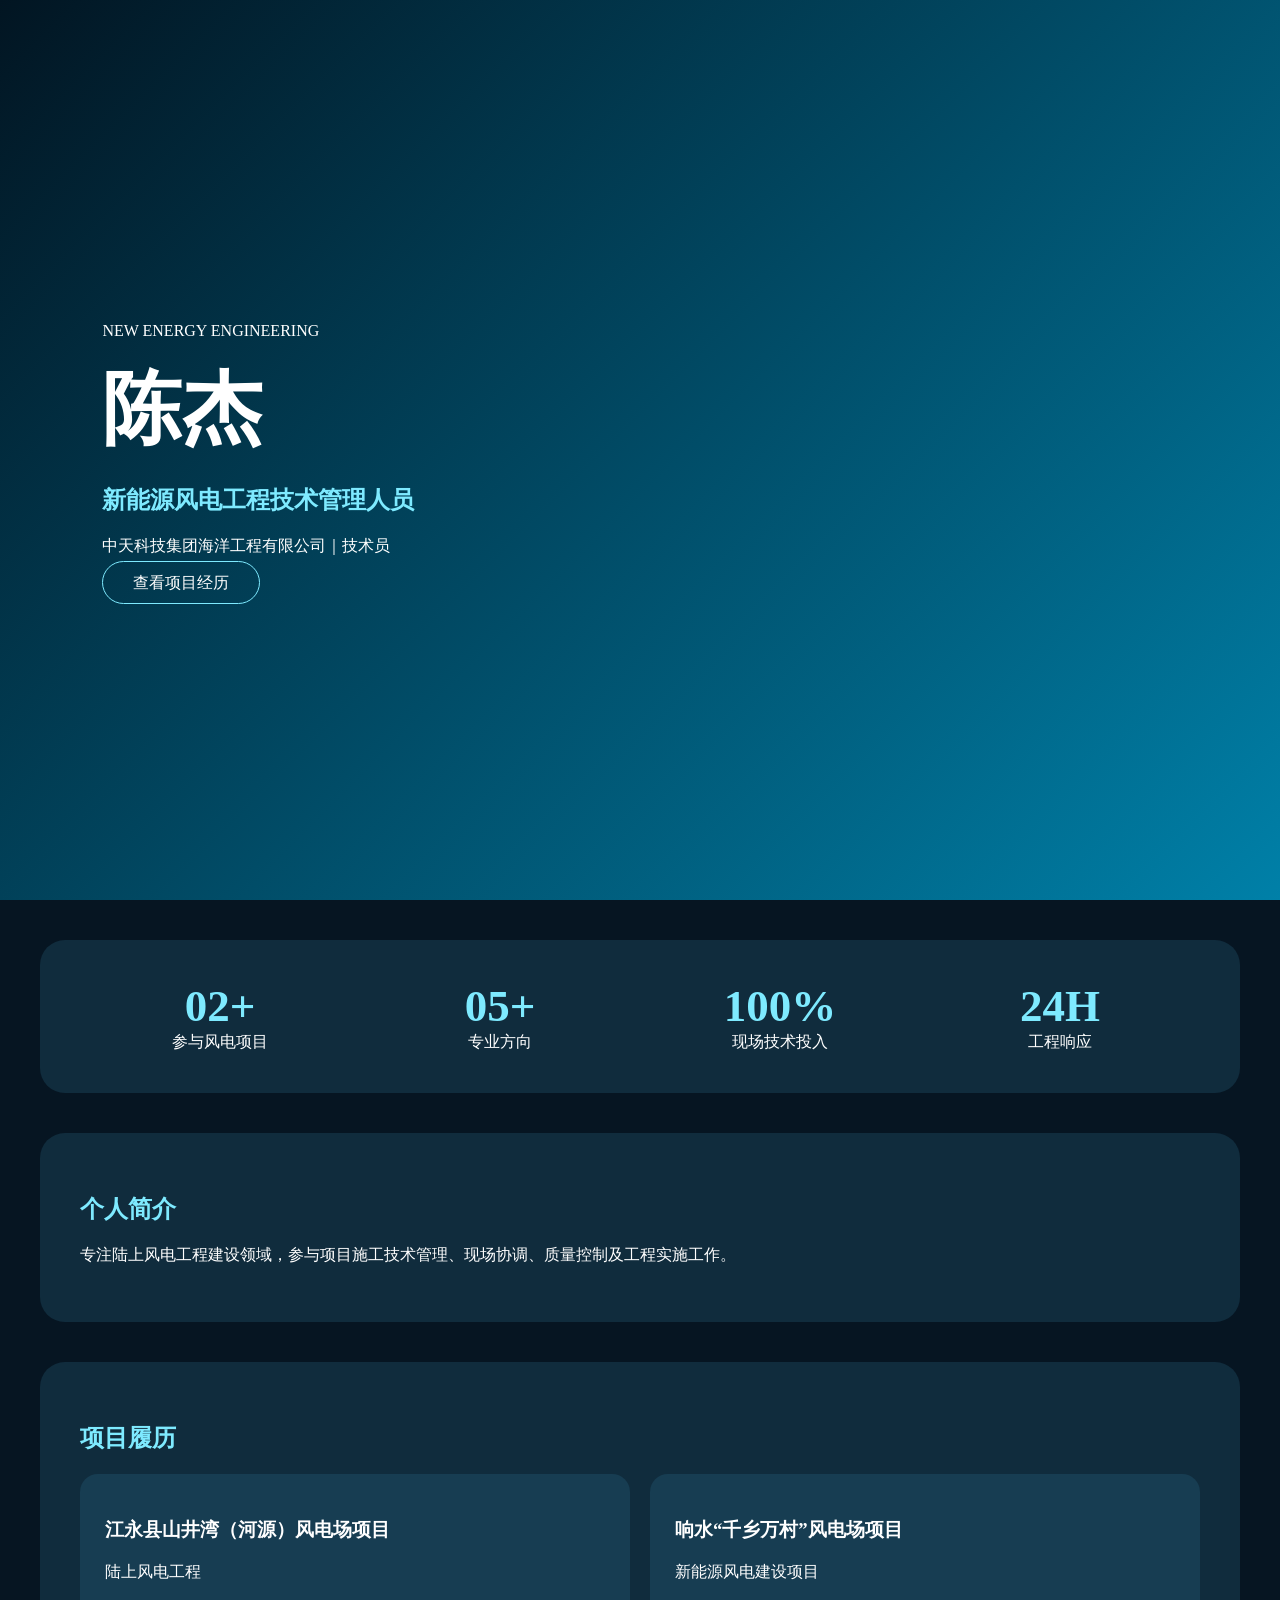
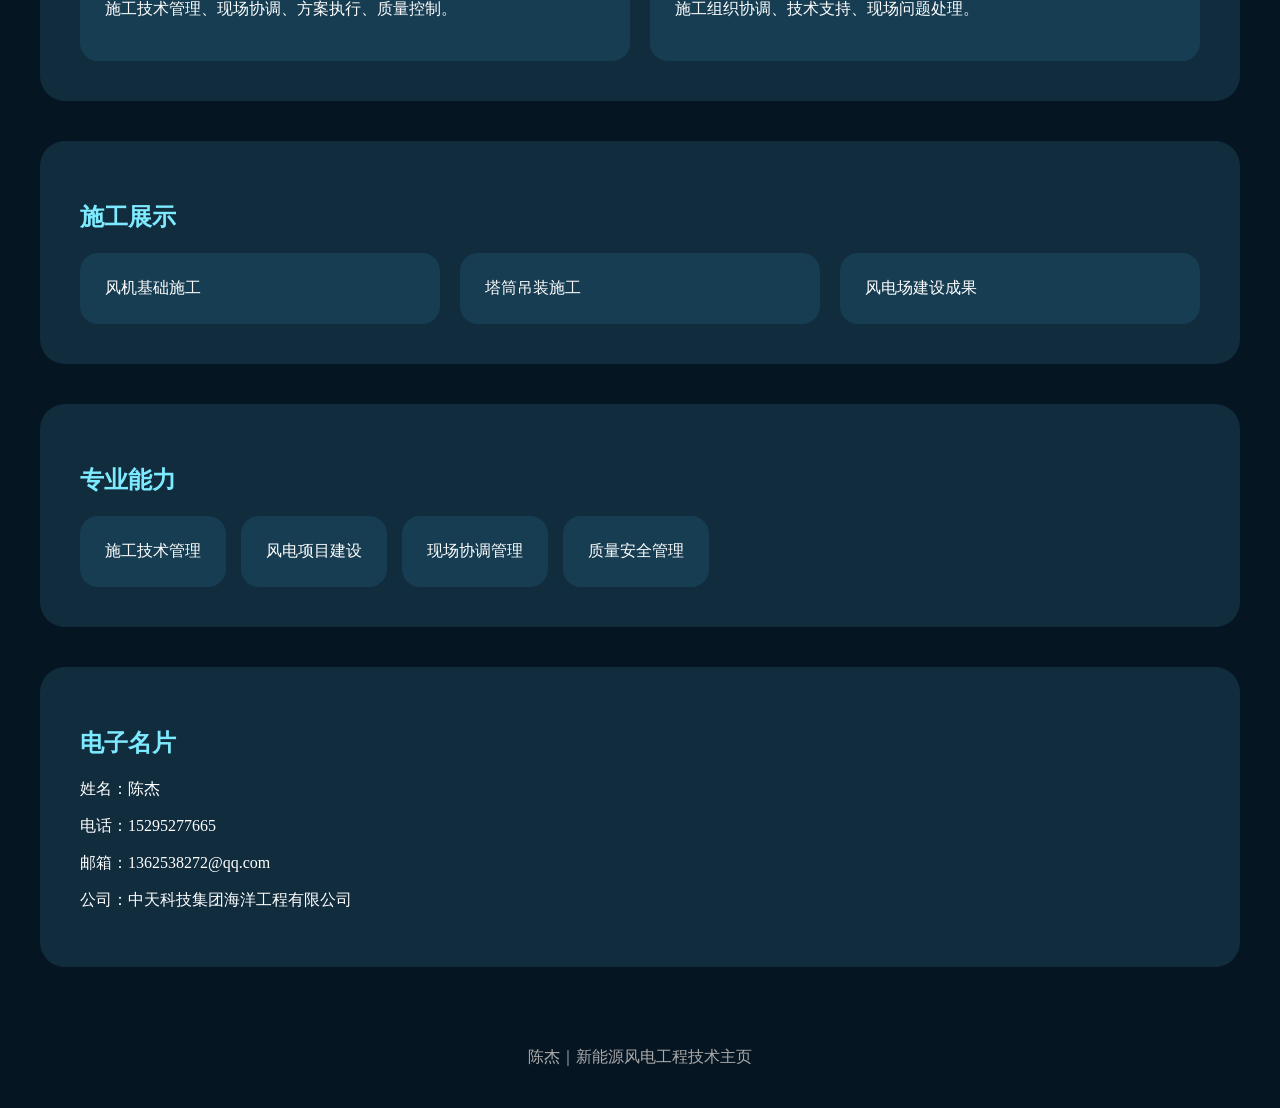
<file: index.html>
<!DOCTYPE html>
<html lang="zh-CN">
<head>
<meta charset="UTF-8">
<meta name="viewport" content="width=device-width,initial-scale=1.0">
<title>陈杰｜新能源风电工程技术管理</title>
<link rel="stylesheet" href="css/style.css">
</head>
<body>
<header class="hero">
<div class="hero-box">
<p>NEW ENERGY ENGINEERING</p>
<h1>陈杰</h1>
<h2>新能源风电工程技术管理人员</h2>
<p>中天科技集团海洋工程有限公司｜技术员</p>
<a href="#project">查看项目经历</a>
</div>
</header>

<section class="data">
<div><strong>02+</strong><span>参与风电项目</span></div>
<div><strong>05+</strong><span>专业方向</span></div>
<div><strong>100%</strong><span>现场技术投入</span></div>
<div><strong>24H</strong><span>工程响应</span></div>
</section>

<section>
<h2>个人简介</h2>
<p>专注陆上风电工程建设领域，参与项目施工技术管理、现场协调、质量控制及工程实施工作。</p>
</section>

<section id="project">
<h2>项目履历</h2>
<div class="cards">
<div>
<h3>江永县山井湾（河源）风电场项目</h3>
<p>陆上风电工程</p>
<p>施工技术管理、现场协调、方案执行、质量控制。</p>
</div>
<div>
<h3>响水“千乡万村”风电场项目</h3>
<p>新能源风电建设项目</p>
<p>施工组织协调、技术支持、现场问题处理。</p>
</div>
</div>
</section>

<section>
<h2>施工展示</h2>
<div class="cards">
<div>风机基础施工</div>
<div>塔筒吊装施工</div>
<div>风电场建设成果</div>
</div>
</section>

<section>
<h2>专业能力</h2>
<div class="tags">
<span>施工技术管理</span>
<span>风电项目建设</span>
<span>现场协调管理</span>
<span>质量安全管理</span>
</div>
</section>

<section>
<h2>电子名片</h2>
<p>姓名：陈杰</p>
<p>电话：15295277665</p>
<p>邮箱：1362538272@qq.com</p>
<p>公司：中天科技集团海洋工程有限公司</p>
</section>

<footer>陈杰｜新能源风电工程技术主页</footer>
</body>
</html>
</file>
<file: css/style.css>
*{box-sizing:border-box}body{margin:0;background:#061522;color:#fff;font-family:Microsoft YaHei}.hero{height:100vh;background:linear-gradient(135deg,#021522,#0080a8);display:flex;align-items:center;padding:8%}.hero-box h1{font-size:80px;margin:10px 0}.hero-box a{color:white;border:1px solid #7eeaff;padding:12px 30px;border-radius:30px;text-decoration:none}.data,section{max-width:1200px;margin:40px auto;padding:40px;background:#102c3d;border-radius:25px}.data{display:grid;grid-template-columns:repeat(4,1fr);text-align:center}.data strong{display:block;font-size:45px;color:#7eeaff}.cards{display:grid;grid-template-columns:repeat(auto-fit,minmax(250px,1fr));gap:20px}.cards div,.tags span{background:#173d52;padding:25px;border-radius:18px}.tags{display:flex;gap:15px;flex-wrap:wrap}h2{color:#7eeaff}footer{text-align:center;padding:40px;color:#aaa}
</file>
